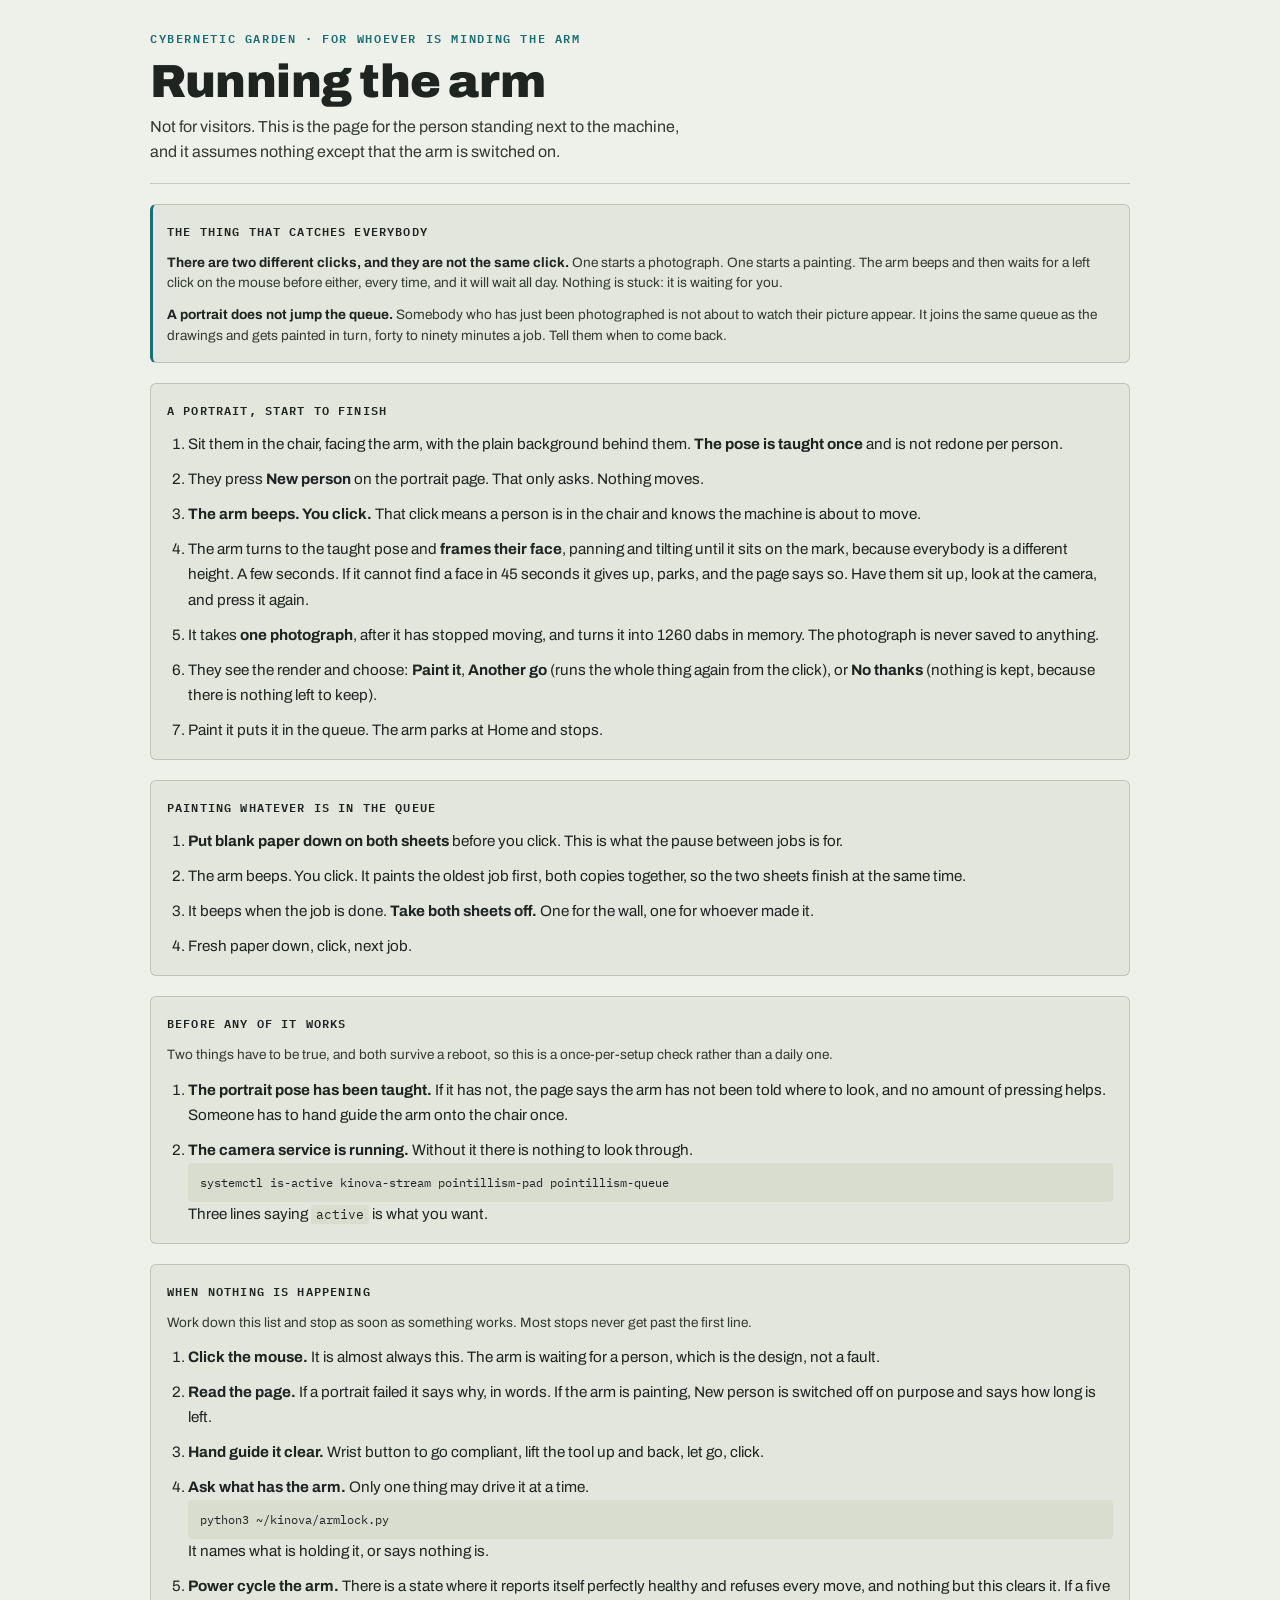
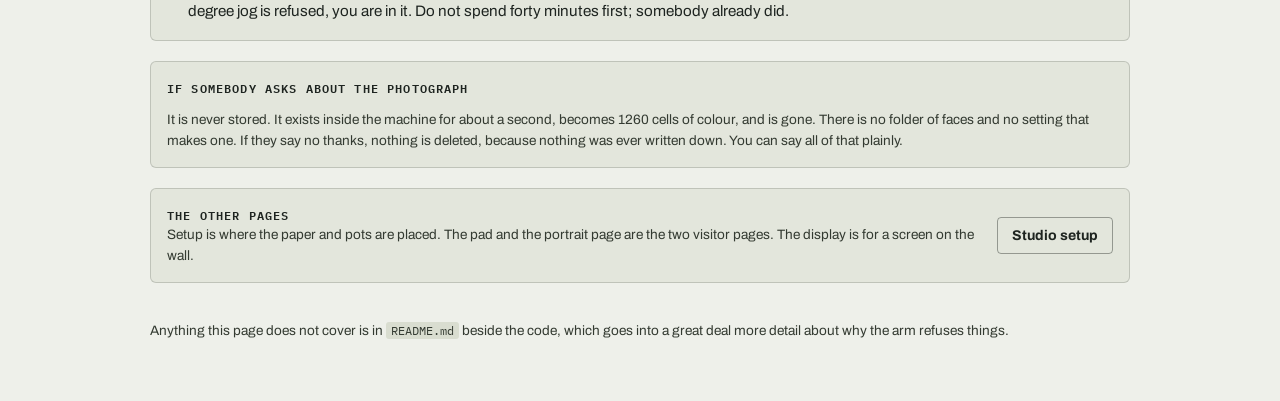
<file: operator.html>
<!DOCTYPE html>
<html lang="en">
<head>
<meta charset="utf-8">
<meta name="viewport" content="width=device-width, initial-scale=1">
<title>Running the arm</title>
<link rel="preconnect" href="https://fonts.googleapis.com">
<link rel="preconnect" href="https://fonts.gstatic.com" crossorigin>
<link href="https://fonts.googleapis.com/css2?family=Archivo:wght@500;600;700;900&family=IBM+Plex+Mono:wght@400;500;600&display=swap" rel="stylesheet">
<link rel="stylesheet" href="pad.css">
</head>
<body>
<div class="sheet">
  <header>
    <span class="eyebrow">Cybernetic Garden &middot; for whoever is minding the arm</span>
    <h1>Running the arm</h1>
    <p class="dek">
      Not for visitors. This is the page for the person standing next to the
      machine, and it assumes nothing except that the arm is switched on.
    </p>
  </header>

  <section class="panel warn" aria-labelledby="clicks-title">
    <h2 id="clicks-title">The thing that catches everybody</h2>
    <p class="note">
      <strong>There are two different clicks, and they are not the same click.</strong>
      One starts a photograph. One starts a painting. The arm beeps and then
      waits for a left click on the mouse before either, every time, and it
      will wait all day. Nothing is stuck: it is waiting for you.
    </p>
    <p class="note">
      <strong>A portrait does not jump the queue.</strong> Somebody who has just
      been photographed is not about to watch their picture appear. It joins the
      same queue as the drawings and gets painted in turn, forty to ninety
      minutes a job. Tell them when to come back.
    </p>
  </section>

  <section class="panel" aria-labelledby="portrait-title">
    <h2 id="portrait-title">A portrait, start to finish</h2>
    <ol class="steps">
      <li>Sit them in the chair, facing the arm, with the plain background
        behind them. <strong>The pose is taught once</strong> and is not redone
        per person.</li>
      <li>They press <strong>New person</strong> on the portrait page. That only
        asks. Nothing moves.</li>
      <li><strong>The arm beeps. You click.</strong> That click means a person is
        in the chair and knows the machine is about to move.</li>
      <li>The arm turns to the taught pose and <strong>frames their face</strong>,
        panning and tilting until it sits on the mark, because everybody is a
        different height. A few seconds. If it cannot find a face in 45 seconds
        it gives up, parks, and the page says so. Have them sit up, look at the
        camera, and press it again.</li>
      <li>It takes <strong>one photograph</strong>, after it has stopped moving,
        and turns it into 1260 dabs in memory. The photograph is never saved to
        anything.</li>
      <li>They see the render and choose: <strong>Paint it</strong>,
        <strong>Another go</strong> (runs the whole thing again from the click),
        or <strong>No thanks</strong> (nothing is kept, because there is nothing
        left to keep).</li>
      <li>Paint it puts it in the queue. The arm parks at Home and stops.</li>
    </ol>
  </section>

  <section class="panel" aria-labelledby="paint-title">
    <h2 id="paint-title">Painting whatever is in the queue</h2>
    <ol class="steps">
      <li><strong>Put blank paper down on both sheets</strong> before you click.
        This is what the pause between jobs is for.</li>
      <li>The arm beeps. You click. It paints the oldest job first, both copies
        together, so the two sheets finish at the same time.</li>
      <li>It beeps when the job is done. <strong>Take both sheets off.</strong>
        One for the wall, one for whoever made it.</li>
      <li>Fresh paper down, click, next job.</li>
    </ol>
  </section>

  <section class="panel" aria-labelledby="before-title">
    <h2 id="before-title">Before any of it works</h2>
    <p class="note">
      Two things have to be true, and both survive a reboot, so this is a
      once-per-setup check rather than a daily one.
    </p>
    <ol class="steps">
      <li><strong>The portrait pose has been taught.</strong> If it has not, the
        page says the arm has not been told where to look, and no amount of
        pressing helps. Someone has to hand guide the arm onto the chair once.</li>
      <li><strong>The camera service is running.</strong> Without it there is
        nothing to look through.
        <pre>systemctl is-active kinova-stream pointillism-pad pointillism-queue</pre>
        Three lines saying <code>active</code> is what you want.</li>
    </ol>
  </section>

  <section class="panel" aria-labelledby="stuck-title">
    <h2 id="stuck-title">When nothing is happening</h2>
    <p class="note">
      Work down this list and stop as soon as something works. Most stops never
      get past the first line.
    </p>
    <ol class="steps">
      <li><strong>Click the mouse.</strong> It is almost always this. The arm is
        waiting for a person, which is the design, not a fault.</li>
      <li><strong>Read the page.</strong> If a portrait failed it says why, in
        words. If the arm is painting, New person is switched off on purpose and
        says how long is left.</li>
      <li><strong>Hand guide it clear.</strong> Wrist button to go compliant, lift
        the tool up and back, let go, click.</li>
      <li><strong>Ask what has the arm.</strong> Only one thing may drive it at a
        time.
        <pre>python3 ~/kinova/armlock.py</pre>
        It names what is holding it, or says nothing is.</li>
      <li><strong>Power cycle the arm.</strong> There is a state where it reports
        itself perfectly healthy and refuses every move, and nothing but this
        clears it. If a five degree jog is refused, you are in it. Do not spend
        forty minutes first; somebody already did.</li>
    </ol>
  </section>

  <section class="panel" aria-labelledby="privacy-title">
    <h2 id="privacy-title">If somebody asks about the photograph</h2>
    <p class="note">
      It is never stored. It exists inside the machine for about a second,
      becomes 1260 cells of colour, and is gone. There is no folder of faces and
      no setting that makes one. If they say no thanks, nothing is deleted,
      because nothing was ever written down. You can say all of that plainly.
    </p>
  </section>

  <section class="panel row-panel" aria-labelledby="crossing-title">
    <div class="grow">
      <h2 id="crossing-title">The other pages</h2>
      <p class="note">
        Setup is where the paper and pots are placed. The pad and the portrait
        page are the two visitor pages. The display is for a screen on the wall.
      </p>
    </div>
    <a class="action" href="setup.html">Studio setup</a>
  </section>

  <p class="note">
    Anything this page does not cover is in <code>README.md</code> beside the
    code, which goes into a great deal more detail about why the arm refuses
    things.
  </p>
</div>
</body>
</html>
</file>
<file: pad.css>
/* The pointillism pad, the portrait page and the studio setup all wear this.
   It was inline in pad.html until there were two visitor pages, at which point
   keeping one copy of the theme mattered more than keeping one file.

   Served by pad_server, which serves only what it lists, so a new file here
   needs adding to PAGES or it is a 404. */

:root {
  --paper: #eef0ea;
  --paper-panel: #e3e6dc;
  --paper-panel-2: #d9ddd0;
  --thumb-paper: #f4f2ea;
  --ink: #1e2420;
  --ink-dim: #333a31;
  --accent: #1b6e73;
  --accent-contrast: #eaf6f5;
  --error: #b3261e;
  --line: rgba(30, 36, 32, 0.18);
  --line-strong: rgba(30, 36, 32, 0.40);
  --shadow: rgba(20, 24, 21, 0.18);
}

@media (prefers-color-scheme: dark) {
  :root:not([data-theme="light"]) {
    --paper: #171a17;
    --paper-panel: #20241f;
    --paper-panel-2: #2a3029;
    --ink: #f2f4ec;
    --ink-dim: #d3dbd1;
    --accent: #4fd1d9;
    --accent-contrast: #0b2c2e;
    --error: #ff8a80;
    --line: rgba(242, 244, 236, 0.18);
    --line-strong: rgba(242, 244, 236, 0.42);
    --shadow: rgba(0, 0, 0, 0.55);
  }
}

:root[data-theme="dark"] {
  --paper: #171a17;
  --paper-panel: #20241f;
  --paper-panel-2: #2a3029;
  --ink: #f2f4ec;
  --ink-dim: #d3dbd1;
  --accent: #4fd1d9;
  --accent-contrast: #0b2c2e;
  --error: #ff8a80;
  --line: rgba(242, 244, 236, 0.18);
  --line-strong: rgba(242, 244, 236, 0.42);
  --shadow: rgba(0, 0, 0, 0.55);
}

* { box-sizing: border-box; }
html, body { margin: 0; }

body {
  background: var(--paper);
  color: var(--ink);
  font-family: "Archivo", system-ui, sans-serif;
  padding-inline: 20px;
  padding-block: 28px 60px;
  display: flex;
  justify-content: center;
}

.sheet {
  width: 100%;
  max-width: 980px;
  display: flex;
  flex-direction: column;
  gap: 20px;
}

header {
  display: flex;
  flex-direction: column;
  gap: 8px;
  border-bottom: 1px solid var(--line);
  padding-bottom: 18px;
}

.eyebrow {
  font-family: "IBM Plex Mono", monospace;
  font-size: 0.72rem;
  letter-spacing: 0.14em;
  text-transform: uppercase;
  color: var(--accent);
  font-weight: 600;
}

h1 {
  font-size: clamp(1.9rem, 1.5rem + 1.8vw, 2.9rem);
  font-weight: 900;
  letter-spacing: -0.01em;
  text-wrap: balance;
  margin: 0;
}

.dek {
  max-width: 62ch;
  color: var(--ink-dim);
  font-size: 1rem;
  line-height: 1.55;
  margin: 0;
}

.panel {
  background: var(--paper-panel);
  border: 1px solid var(--line);
  border-radius: 6px;
  padding: 16px;
  display: flex;
  flex-direction: column;
  gap: 12px;
}

.panel h2 {
  font-family: "IBM Plex Mono", monospace;
  font-size: 0.72rem;
  letter-spacing: 0.1em;
  text-transform: uppercase;
  color: var(--ink);
  margin: 0;
  font-weight: 600;
}

.queue-head {
  display: flex;
  justify-content: space-between;
  align-items: baseline;
  gap: 12px;
}

#queue-count {
  font-family: "IBM Plex Mono", monospace;
  font-size: 0.8rem;
  font-weight: 600;
  color: var(--accent);
  font-variant-numeric: tabular-nums;
}

.queue {
  display: flex;
  gap: 12px;
  flex-wrap: wrap;
  align-items: flex-start;
  min-height: 116px;
}

figure.qthumb {
  margin: 0;
  width: 68px;
  display: flex;
  flex-direction: column;
  gap: 6px;
}

figure.qthumb img {
  display: block;
  width: 100%;
  aspect-ratio: 30 / 42;
  background: var(--thumb-paper);
  border: 1px solid var(--line-strong);
  border-radius: 2px;
}

figure.qthumb .blank {
  width: 100%;
  aspect-ratio: 30 / 42;
  background: var(--thumb-paper);
  border: 1px dashed var(--line-strong);
  border-radius: 2px;
}

figure.qthumb.next img,
figure.qthumb.next .blank { outline: 2px solid var(--accent); outline-offset: 2px; }

figure.qthumb figcaption {
  font-family: "IBM Plex Mono", monospace;
  font-size: 0.72rem;
  color: var(--ink);
  text-align: center;
  font-variant-numeric: tabular-nums;
}

figure.qthumb.next figcaption { color: var(--accent); font-weight: 600; }

.qmore {
  width: 68px;
  aspect-ratio: 30 / 42;
  border: 1.5px dashed var(--line-strong);
  border-radius: 2px;
  display: flex;
  align-items: center;
  justify-content: center;
  font-family: "IBM Plex Mono", monospace;
  font-weight: 600;
  font-size: 1.25rem;
  color: var(--ink);
  font-variant-numeric: tabular-nums;
}

main {
  display: grid;
  grid-template-columns: minmax(0, 1fr) 260px;
  gap: 20px;
  align-items: start;
}

@media (max-width: 720px) {
  main { grid-template-columns: 1fr; }
}

.canvas-frame {
  background: var(--paper);
  border: 1px solid var(--line-strong);
  border-radius: 2px;
  box-shadow: inset 0 1px 3px var(--shadow);
  padding: 4px;
}

#dab-canvas {
  display: block;
  width: 100%;
  height: auto;
  aspect-ratio: 30 / 42;
  touch-action: none;
  cursor: crosshair;
}

.canvas-caption {
  font-family: "IBM Plex Mono", monospace;
  font-size: 0.78rem;
  color: var(--ink-dim);
  display: flex;
  justify-content: space-between;
  gap: 12px;
  flex-wrap: wrap;
}

.sidebar {
  display: flex;
  flex-direction: column;
  gap: 16px;
}

.palette {
  display: grid;
  grid-template-columns: repeat(3, 1fr);
  gap: 10px;
}

.pigment {
  aspect-ratio: 1;
  border-radius: 50%;
  border: 2px solid var(--line-strong);
  cursor: pointer;
  padding: 0;
  transition: transform 0.12s ease, box-shadow 0.12s ease;
}

.pigment[aria-checked="true"] {
  box-shadow: 0 0 0 3px var(--paper-panel), 0 0 0 5px var(--accent);
}

.pigment:hover { transform: scale(1.06); }
.pigment:focus-visible { outline: 2px solid var(--accent); outline-offset: 3px; }

.pigment.eraser {
  background:
    linear-gradient(45deg, transparent 46%, var(--line-strong) 46%, var(--line-strong) 54%, transparent 54%),
    var(--paper);
}

.readout {
  font-family: "IBM Plex Mono", monospace;
  font-size: 0.85rem;
  display: flex;
  flex-direction: column;
  gap: 6px;
  font-variant-numeric: tabular-nums;
}

.readout-row {
  display: flex;
  justify-content: space-between;
  gap: 10px;
}

.readout-row span:first-child { color: var(--ink-dim); }

/* Selectors on the class rather than on `button`, because crossing from one
   page to the other is a link and should look like the button it replaces. */
.action {
  font-family: "Archivo", sans-serif;
  font-weight: 700;
  font-size: 0.88rem;
  border-radius: 4px;
  padding: 10px 14px;
  border: 1px solid var(--line-strong);
  background: transparent;
  color: var(--ink);
  cursor: pointer;
  transition: background 0.12s ease;
}

a.action {
  display: inline-block;
  text-decoration: none;
  white-space: nowrap;
}

.action:hover { background: var(--paper-panel-2); }
.action:focus-visible { outline: 2px solid var(--accent); outline-offset: 2px; }
.action:disabled { cursor: progress; opacity: 0.7; }

.primary {
  background: var(--accent);
  color: var(--accent-contrast);
  border-color: var(--accent);
}

.primary:hover { background: var(--accent); filter: brightness(1.06); }

#submit-status {
  font-family: "IBM Plex Mono", monospace;
  font-size: 0.8rem;
  line-height: 1.45;
  min-height: 1.2em;
  color: var(--accent);
  margin: 0;
}

#submit-status.error { color: var(--error); }

.note {
  font-size: 0.85rem;
  line-height: 1.5;
  color: var(--ink-dim);
  margin: 0;
}

.note strong { color: var(--ink); }

/* A panel that reads as a row rather than a stack: something said on the left,
   one thing to press on the right. The pad uses it to send you across to the
   portrait page, and the portrait page uses it for New person.

   .panel is a flex column, so this has to say flex-direction out loud. Without
   it, flex-basis lands on the wrong axis and the button sits at the bottom of a
   340px tall panel. */
.row-panel {
  flex-direction: row;
  flex-wrap: wrap;
  align-items: center;
  gap: 12px 18px;
  margin-bottom: 18px;
}

.row-panel .grow { flex: 1 1 260px; }

#portrait-status {
  font-family: "IBM Plex Mono", monospace;
  font-size: 0.8rem;
  color: var(--accent);
  margin: 6px 0 0;
  min-height: 1.2em;
}

#portrait-status.error { color: var(--error); }

.overlay {
  position: fixed;
  inset: 0;
  z-index: 20;
  display: flex;
  align-items: center;
  justify-content: center;
  padding: 20px;
  background: rgba(12, 14, 12, 0.82);
}

.overlay[hidden] { display: none; }

.overlay-card {
  background: var(--paper-panel);
  border: 1px solid var(--line-strong);
  box-shadow: 0 18px 50px var(--shadow);
  padding: 22px;
  max-width: 460px;
  width: 100%;
  text-align: center;
}

.overlay-card h2 { margin: 0 0 6px; }

/* The render is dabs on paper, so it sits on paper rather than on the panel:
   it is a picture of the sheet, not a piece of the interface. */
#portrait-preview {
  width: 240px;
  max-width: 70vw;
  aspect-ratio: 30 / 42;
  object-fit: contain;
  background: var(--thumb-paper);
  border: 1px solid var(--line);
  margin: 14px auto;
  display: block;
}

.overlay-buttons {
  display: flex;
  flex-wrap: wrap;
  gap: 10px;
  justify-content: center;
}

.qtime {
  font-family: "IBM Plex Mono", monospace;
  font-size: 0.72rem;
  color: var(--accent);
  text-align: center;
  font-variant-numeric: tabular-nums;
}

.qbar {
  height: 6px;
  border: 1px solid var(--line-strong);
  border-radius: 3px;
  overflow: hidden;
  background: var(--paper-panel-2);
  margin-top: 2px;
}

.qbar span {
  display: block;
  height: 100%;
  background: var(--accent);
  transition: width 0.6s linear;
}

.qpct {
  font-family: "IBM Plex Mono", monospace;
  font-size: 0.68rem;
  color: var(--ink-dim);
  text-align: center;
  font-variant-numeric: tabular-nums;
}

.gear {
  display: flex;
  justify-content: center;
  margin: 28px 0 0;
}

.gear a {
  color: var(--line-strong);
  display: inline-flex;
  padding: 6px;
  border-radius: 50%;
}

.gear a:hover { color: var(--accent); }
.gear a:focus-visible { outline: 2px solid var(--accent); outline-offset: 2px; }

@media (prefers-reduced-motion: reduce) {
  .pigment { transition: none; }
  .pigment:hover { transform: none; }
}

/* The operator page: a numbered procedure somebody reads standing at the
   machine, with a phone in one hand. Bigger than the visitor text, because
   they are further from the screen and in a hurry. */
.steps {
  margin: 0;
  padding-left: 1.4em;
  font-size: 0.95rem;
  line-height: 1.65;
}

.steps li { margin-bottom: 10px; }
.steps li:last-child { margin-bottom: 0; }
.steps strong { color: var(--ink); }

.warn {
  border-left: 3px solid var(--accent);
  padding-left: 14px;
}

code {
  font-family: "IBM Plex Mono", monospace;
  font-size: 0.85em;
  background: var(--paper-panel-2);
  padding: 1px 5px;
  border-radius: 3px;
}

.panel pre {
  font-family: "IBM Plex Mono", monospace;
  font-size: 0.78rem;
  line-height: 1.5;
  background: var(--paper-panel-2);
  padding: 10px 12px;
  border-radius: 4px;
  margin: 0;
  overflow-x: auto;
}
</file>
